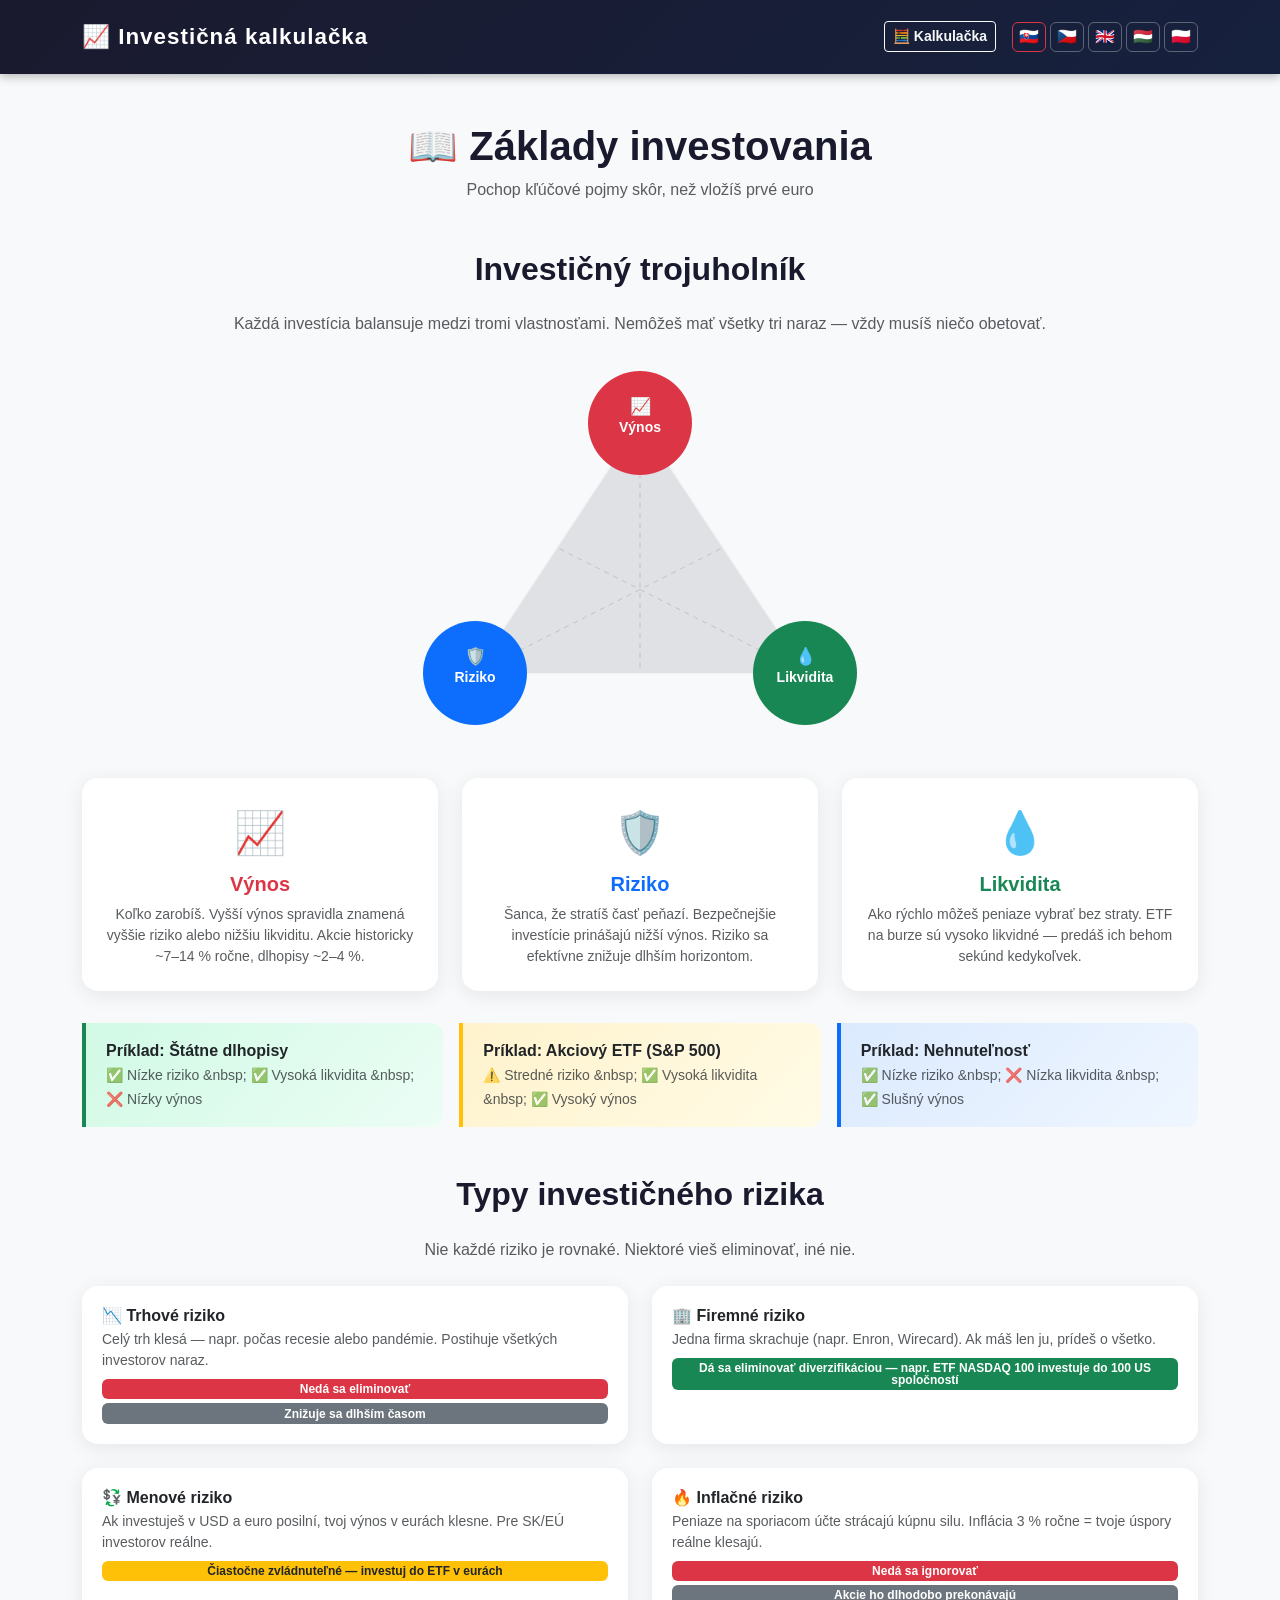
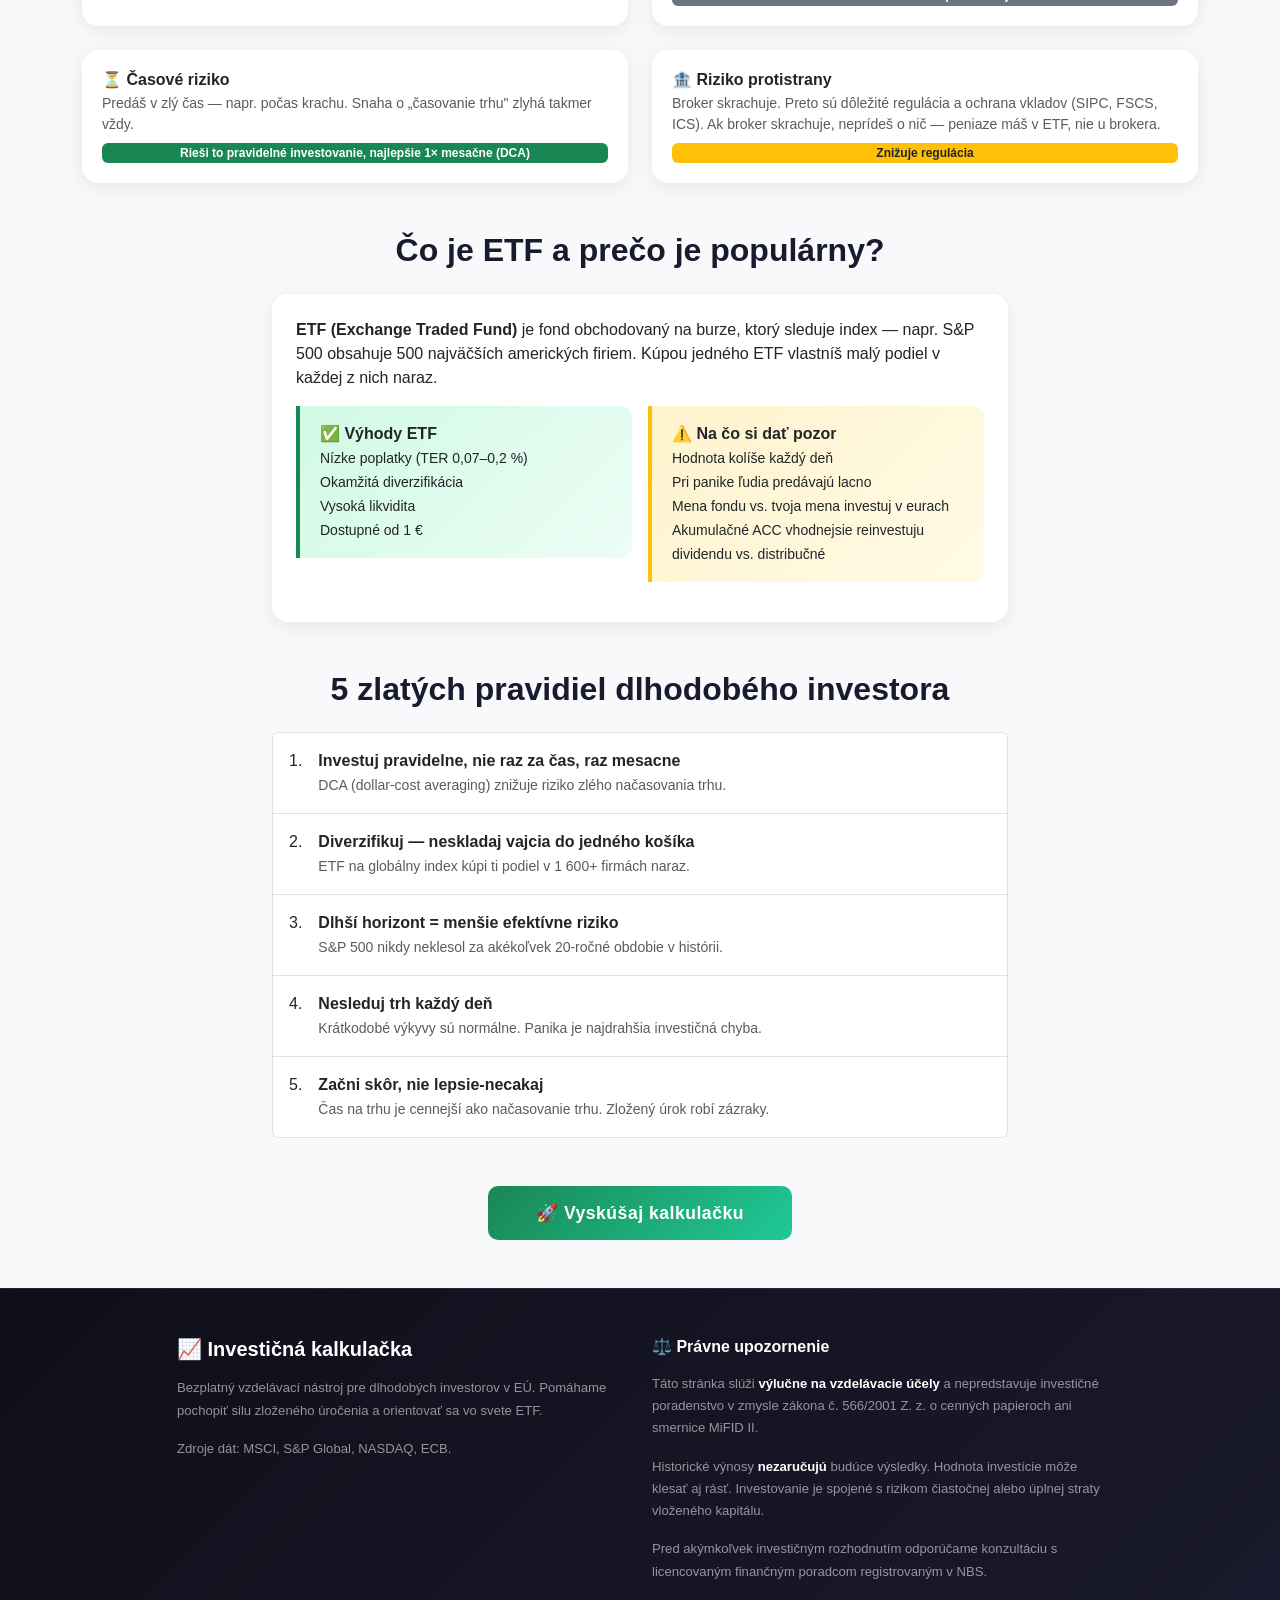
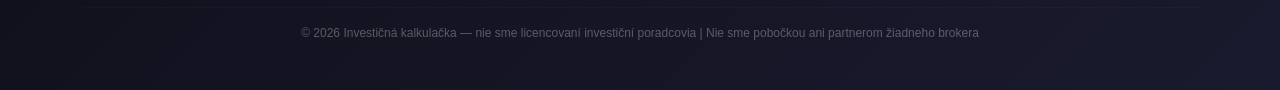
<file: vzdelavanie.html>
<!DOCTYPE html>
<html lang="sk" id="htmlRoot" data-title-key="eduPageTitle">
<head>
    <meta charset="UTF-8">
    <meta name="viewport" content="width=device-width, initial-scale=1.0">
    <title>Základy investovania – Investičná kalkulačka</title>
    <meta name="description"
          content="Základy investovania zrozumiteľne: investičný trojuholník, typy investičného rizika, čo sú ETF a 5 zlatých pravidiel dlhodobého investora.">
    <link rel="icon" href="data:image/svg+xml,<svg xmlns='http://www.w3.org/2000/svg' viewBox='0 0 100 100'><text y='.9em' font-size='90'>📈</text></svg>">
    <!-- Bootstrap z CDN; pri zmene verzie vymeniť aj integrity -->
    <link rel="preconnect" href="https://cdn.jsdelivr.net" crossorigin>
    <link href="https://cdn.jsdelivr.net/npm/bootstrap@5.3.0/dist/css/bootstrap.min.css" rel="stylesheet"
          integrity="sha384-9ndCyUaIbzAi2FUVXJi0CjmCapSmO7SnpJef0486qhLnuZ2cdeRhO02iuK6FUUVM"
          crossorigin="anonymous">
    <link rel="stylesheet" href="css/style.css">
    <style>
        .triangle-wrap {
            display: flex;
            justify-content: center;
            margin: 2rem 0 2.5rem;
        }
        .triangle-wrap svg {
            max-width: 100%;
            height: auto;
        }
        .risk-card {
            border: none;
            border-radius: 16px;
            box-shadow: 0 4px 20px rgba(0,0,0,0.08);
            height: 100%;
            transition: transform 0.2s;
            padding: 1.25rem;
        }
        .risk-card:hover { transform: translateY(-3px); }
        .risk-card .badge { white-space: normal; text-align: center; }
        .pillar-card {
            border: none;
            border-radius: 16px;
            box-shadow: 0 4px 20px rgba(0,0,0,0.08);
            height: 100%;
            transition: transform 0.2s;
        }
        .pillar-card:hover { transform: translateY(-3px); }
        .pillar-icon { font-size: 2.6rem; }
        .section-title {
            font-weight: 800;
            color: #1a1a2e;
            margin-bottom: 1.5rem;
        }
        .tip-box {
            background: linear-gradient(135deg, #d1fae5, #ecfdf5);
            border-left: 4px solid #198754;
            border-radius: 0 12px 12px 0;
            padding: 1rem 1.25rem;
        }
        .warn-box {
            background: linear-gradient(135deg, #fff3cd, #fffbe6);
            border-left: 4px solid #ffc107;
            border-radius: 0 12px 12px 0;
            padding: 1rem 1.25rem;
        }
        .info-box {
            background: linear-gradient(135deg, #dbeafe, #eff6ff);
            border-left: 4px solid #0d6efd;
            border-radius: 0 12px 12px 0;
            padding: 1rem 1.25rem;
        }
    </style>
    <script defer src="https://cloud.umami.is/script.js" data-website-id="a7a9dc1a-0ee0-482f-becc-7dc8a5ba9d4b"></script>
</head>
<body class="bg-light">

<nav class="navbar navbar-expand-md navbar-dark bg-dark">
    <div class="container">
        <a class="navbar-brand fw-bold text-decoration-none" href="index.html" data-i18n="navBrand">📈 Investičná kalkulačka</a>
        <button class="navbar-toggler" type="button" data-bs-toggle="collapse" data-bs-target="#navMain" aria-controls="navMain" aria-expanded="false" aria-label="Menu">
            <span class="navbar-toggler-icon"></span>
        </button>
        <div class="collapse navbar-collapse" id="navMain">
            <div class="d-flex flex-wrap align-items-center gap-2 ms-md-auto mt-3 mt-md-0">
                <a href="index.html" class="btn btn-outline-light btn-sm fw-semibold" data-i18n="navCalc">🧮 Kalkulačka</a>
                <div class="d-flex gap-1 ms-md-2">
                    <button class="btn btn-sm lang-btn" data-lang="sk" onclick="setLang('sk')">🇸🇰</button>
                    <button class="btn btn-sm lang-btn" data-lang="cz" onclick="setLang('cz')">🇨🇿</button>
                    <button class="btn btn-sm lang-btn" data-lang="en" onclick="setLang('en')">🇬🇧</button>
                    <button class="btn btn-sm lang-btn" data-lang="hu" onclick="setLang('hu')">🇭🇺</button>
                    <button class="btn btn-sm lang-btn" data-lang="pl" onclick="setLang('pl')">🇵🇱</button>
                </div>
            </div>
        </div>
    </div>
</nav>

<main class="container my-5">

    <h1 class="text-center mb-2" data-i18n="eduH1">📖 Základy investovania</h1>
    <p class="text-center text-muted mb-5" data-i18n="eduSubtitle">Pochop kľúčové pojmy skôr, než vložíš prvé euro</p>

    <!-- INVESTIČNÝ TROJUHOLNÍK -->
    <section class="mb-5">
        <h2 class="section-title text-center" data-i18n="triH2">Investičný trojuholník</h2>
        <p class="text-center text-muted mb-4" data-i18n="triIntro">
            Každá investícia balansuje medzi tromi vlastnosťami. Nemôžeš mať všetky tri naraz —
            vždy musíš niečo obetovať.
        </p>

        <div class="triangle-wrap">
            <svg width="440" height="370" viewBox="0 0 440 370" xmlns="http://www.w3.org/2000/svg">
                <!-- Triangle fill -->
                <polygon points="220,55 385,305 55,305"
                         fill="#1a1a2e" opacity="0.10"
                         stroke="#1a1a2e" stroke-width="2.5" stroke-opacity="0.25"/>
                <!-- Dashed center lines -->
                <line x1="220" y1="55"  x2="220" y2="305" stroke="#1a1a2e" stroke-width="1" stroke-dasharray="5,5" opacity="0.15"/>
                <line x1="55"  y1="305" x2="302" y2="180" stroke="#1a1a2e" stroke-width="1" stroke-dasharray="5,5" opacity="0.15"/>
                <line x1="385" y1="305" x2="138" y2="180" stroke="#1a1a2e" stroke-width="1" stroke-dasharray="5,5" opacity="0.15"/>
<!-- Circles -->
                <circle cx="220" cy="55"  r="52" fill="#dc3545"/>
                <circle cx="385" cy="305" r="52" fill="#198754"/>
                <circle cx="55"  cy="305" r="52" fill="#0d6efd"/>
                <!-- Top: Výnos -->
                <text x="220" y="44"  text-anchor="middle" fill="#fff" font-size="17" font-family="Segoe UI,sans-serif">📈</text>
                <text x="220" y="64"  text-anchor="middle" fill="#fff" font-size="14" font-weight="bold" font-family="Segoe UI,sans-serif" data-i18n="triVynos">Výnos</text>
                <!-- Bottom-right: Likvidita -->
                <text x="385" y="294" text-anchor="middle" fill="#fff" font-size="17" font-family="Segoe UI,sans-serif">💧</text>
                <text x="385" y="314" text-anchor="middle" fill="#fff" font-size="14" font-weight="bold" font-family="Segoe UI,sans-serif" data-i18n="triLikvidita">Likvidita</text>
                <!-- Bottom-left: Riziko -->
                <text x="55"  y="294" text-anchor="middle" fill="#fff" font-size="17" font-family="Segoe UI,sans-serif">🛡️</text>
                <text x="55"  y="314" text-anchor="middle" fill="#fff" font-size="14" font-weight="bold" font-family="Segoe UI,sans-serif" data-i18n="triRiziko">Riziko</text>
            </svg>
        </div>

        <div class="row g-4 justify-content-center">
            <div class="col-md-4">
                <div class="pillar-card card p-4 text-center">
                    <div class="pillar-icon mb-2">📈</div>
                    <h3 class="h5 fw-bold text-danger mb-2" data-i18n="triVynosTitle">Výnos</h3>
                    <p class="text-muted small mb-0" data-i18n="triVynosDesc">
                        Koľko zarobíš. Vyšší výnos spravidla znamená vyššie riziko
                        alebo nižšiu likviditu. Akcie historicky ~7–14 % ročne, dlhopisy ~2–4 %.
                    </p>
                </div>
            </div>
            <div class="col-md-4">
                <div class="pillar-card card p-4 text-center">
                    <div class="pillar-icon mb-2">🛡️</div>
                    <h3 class="h5 fw-bold text-primary mb-2" data-i18n="triRizikoTitle">Riziko</h3>
                    <p class="text-muted small mb-0" data-i18n="triRizikoDesc">
                        Šanca, že stratíš časť peňazí. Bezpečnejšie investície
                        prinášajú nižší výnos. Riziko sa efektívne znižuje dlhším horizontom.
                    </p>
                </div>
            </div>
            <div class="col-md-4">
                <div class="pillar-card card p-4 text-center">
                    <div class="pillar-icon mb-2">💧</div>
                    <h3 class="h5 fw-bold text-success mb-2" data-i18n="triLikviditaTitle">Likvidita</h3>
                    <p class="text-muted small mb-0" data-i18n="triLikviditaDesc">
                        Ako rýchlo môžeš peniaze vybrať bez straty. ETF na burze sú
                        vysoko likvidné — predáš ich behom sekúnd kedykoľvek.
                    </p>
                </div>
            </div>
        </div>

        <div class="row g-3 mt-3 justify-content-center">
            <div class="col-md-4">
                <div class="tip-box">
                    <strong data-i18n="exDlhopisyTitle">Príklad: Štátne dlhopisy</strong><br>
                    <span class="text-muted small" data-i18n="exDlhopisyText">✅ Nízke riziko &nbsp; ✅ Vysoká likvidita &nbsp; ❌ Nízky výnos</span>
                </div>
            </div>
            <div class="col-md-4">
                <div class="warn-box">
                    <strong data-i18n="exSP500Title">Príklad: Akciový ETF (S&amp;P 500)</strong><br>
                    <span class="text-muted small" data-i18n="exSP500Text">⚠️ Stredné riziko &nbsp; ✅ Vysoká likvidita &nbsp; ✅ Vysoký výnos</span>
                </div>
            </div>
            <div class="col-md-4">
                <div class="info-box">
                    <strong data-i18n="exNehnutoTitle">Príklad: Nehnuteľnosť</strong><br>
                    <span class="text-muted small" data-i18n="exNehnutoText">✅ Nízke riziko &nbsp; ❌ Nízka likvidita &nbsp; ✅ Slušný výnos</span>
                </div>
            </div>
        </div>
    </section>

    <!-- TYPY RIZIKA -->
    <section class="mb-5">
        <h2 class="section-title text-center" data-i18n="riskH2">Typy investičného rizika</h2>
        <p class="text-center text-muted mb-4" data-i18n="riskIntro">
            Nie každé riziko je rovnaké. Niektoré vieš eliminovať, iné nie.
        </p>

        <div class="row g-4">
            <div class="col-md-6">
                <div class="risk-card card">
                    <h3 class="h6 fw-bold mb-1" data-i18n="riskMarketTitle">📉 Trhové riziko</h3>
                    <p class="text-muted small mb-2" data-i18n="riskMarketDesc">Celý trh klesá — napr. počas recesie alebo pandémie. Postihuje všetkých investorov naraz.</p>
                    <span class="badge bg-danger d-block mb-1" data-i18n="riskMarketBadge1">Nedá sa eliminovať</span>
                    <span class="badge bg-secondary d-block" data-i18n="riskMarketBadge2">Znižuje sa dlhším časom</span>
                </div>
            </div>
            <div class="col-md-6">
                <div class="risk-card card">
                    <h3 class="h6 fw-bold mb-1" data-i18n="riskCompanyTitle">🏢 Firemné riziko</h3>
                    <p class="text-muted small mb-2" data-i18n="riskCompanyDesc">Jedna firma skrachuje (napr. Enron, Wirecard). Ak máš len ju, prídeš o všetko.</p>
                    <span class="badge bg-success d-block" data-i18n="riskCompanyBadge1">Dá sa eliminovať diverzifikáciou — napr. ETF NASDAQ 100 investuje do 100 US spoločností</span>
                </div>
            </div>
            <div class="col-md-6">
                <div class="risk-card card">
                    <h3 class="h6 fw-bold mb-1" data-i18n="riskCurrencyTitle">💱 Menové riziko</h3>
                    <p class="text-muted small mb-2" data-i18n="riskCurrencyDesc">Ak investuješ v USD a euro posilní, tvoj výnos v eurách klesne. Pre SK/EÚ investorov reálne.</p>
                    <span class="badge bg-warning text-dark d-block" data-i18n="riskCurrencyBadge1">Čiastočne zvládnuteľné — investuj do ETF v eurách</span>
                </div>
            </div>
            <div class="col-md-6">
                <div class="risk-card card">
                    <h3 class="h6 fw-bold mb-1" data-i18n="riskInflationTitle">🔥 Inflačné riziko</h3>
                    <p class="text-muted small mb-2" data-i18n="riskInflationDesc">Peniaze na sporiacom účte strácajú kúpnu silu. Inflácia 3 % ročne = tvoje úspory reálne klesajú.</p>
                    <span class="badge bg-danger d-block mb-1" data-i18n="riskInflationBadge1">Nedá sa ignorovať</span>
                    <span class="badge bg-secondary d-block" data-i18n="riskInflationBadge2">Akcie ho dlhodobo prekonávajú</span>
                </div>
            </div>
            <div class="col-md-6">
                <div class="risk-card card">
                    <h3 class="h6 fw-bold mb-1" data-i18n="riskTimingTitle">⏳ Časové riziko</h3>
                    <p class="text-muted small mb-2" data-i18n="riskTimingDesc">Predáš v zlý čas — napr. počas krachu. Snaha o „časovanie trhu" zlyhá takmer vždy.</p>
                    <span class="badge bg-success d-block" data-i18n="riskTimingBadge1">Rieši to pravidelné investovanie, najlepšie 1× mesačne (DCA)</span>
                </div>
            </div>
            <div class="col-md-6">
                <div class="risk-card card">
                    <h3 class="h6 fw-bold mb-1" data-i18n="riskCounterTitle">🏦 Riziko protistrany</h3>
                    <p class="text-muted small mb-2" data-i18n="riskCounterDesc">Broker skrachuje. Preto sú dôležité regulácia a ochrana vkladov (SIPC, FSCS, ICS). Ak broker skrachuje, neprídeš o nič — peniaze máš v ETF, nie u brokera.</p>
                    <span class="badge bg-warning text-dark d-block" data-i18n="riskCounterBadge1">Znižuje regulácia</span>
                </div>
            </div>
        </div>
    </section>

    <!-- ČO JE ETF -->
    <section class="mb-5">
        <h2 class="section-title text-center" data-i18n="etfH2">Čo je ETF a prečo je populárny?</h2>
        <div class="row justify-content-center">
            <div class="col-md-8">
                <div class="card pillar-card p-4 mb-3">
                    <p class="mb-3" data-i18n-html="etfDesc">
                        <strong>ETF (Exchange Traded Fund)</strong> je fond obchodovaný na burze, ktorý sleduje
                        index — napr. S&amp;P 500 obsahuje 500 najväčších amerických firiem.
                        Kúpou jedného ETF vlastníš malý podiel v každej z nich naraz.
                    </p>
                    <div class="row g-3">
                        <div class="col-sm-6">
                            <div class="tip-box">
                                <strong data-i18n="etfProsTitle">✅ Výhody ETF</strong><br>
                                <span class="small" data-i18n-html="etfProsContent">Nízke poplatky (TER 0,07–0,2 %)<br>
                                Okamžitá diverzifikácia<br>
                                Vysoká likvidita<br>
                                Dostupné od 1 €</span>
                            </div>
                        </div>
                        <div class="col-sm-6">
                            <div class="warn-box">
                                <strong data-i18n="etfConsTitle">⚠️ Na čo si dať pozor</strong><br>
                                <span class="small" data-i18n-html="etfConsContent">Hodnota kolíše každý deň<br>
                                Pri panike ľudia predávajú lacno<br>
                                Mena fondu vs. tvoja mena investuj v eurach<br>
                                Akumulačné ACC vhodnejsie reinvestuju dividendu vs. distribučné</span>
                            </div>
                        </div>
                    </div>
                </div>
            </div>
        </div>
    </section>

    <!-- ZLATÉ PRAVIDLÁ -->
    <section class="mb-5">
        <h2 class="section-title text-center" data-i18n="rulesH2">5 zlatých pravidiel dlhodobého investora</h2>
        <div class="row justify-content-center">
            <div class="col-md-8">
                <ol class="list-group list-group-numbered">
                    <li class="list-group-item d-flex gap-3 align-items-start py-3">
                        <div>
                            <strong data-i18n="rule1Title">Investuj pravidelne, nie raz za čas, raz mesacne</strong><br>
                            <span class="text-muted small" data-i18n="rule1Desc">DCA (dollar-cost averaging) znižuje riziko zlého načasovania trhu.</span>
                        </div>
                    </li>
                    <li class="list-group-item d-flex gap-3 align-items-start py-3">
                        <div>
                            <strong data-i18n="rule2Title">Diverzifikuj — neskladaj vajcia do jedného košíka</strong><br>
                            <span class="text-muted small" data-i18n="rule2Desc">ETF na globálny index kúpi ti podiel v 1 600+ firmách naraz.</span>
                        </div>
                    </li>
                    <li class="list-group-item d-flex gap-3 align-items-start py-3">
                        <div>
                            <strong data-i18n="rule3Title">Dlhší horizont = menšie efektívne riziko</strong><br>
                            <span class="text-muted small" data-i18n="rule3Desc">S&amp;P 500 nikdy neklesol za akékoľvek 20-ročné obdobie v histórii.</span>
                        </div>
                    </li>
                    <li class="list-group-item d-flex gap-3 align-items-start py-3">
                        <div>
                            <strong data-i18n="rule4Title">Nesleduj trh každý deň</strong><br>
                            <span class="text-muted small" data-i18n="rule4Desc">Krátkodobé výkyvy sú normálne. Panika je najdrahšia investičná chyba.</span>
                        </div>
                    </li>
                    <li class="list-group-item d-flex gap-3 align-items-start py-3">
                        <div>
                            <strong data-i18n="rule5Title">Začni skôr, nie lepsie-necakaj</strong><br>
                            <span class="text-muted small" data-i18n="rule5Desc">Čas na trhu je cennejší ako načasovanie trhu. Zložený úrok robí zázraky.</span>
                        </div>
                    </li>
                </ol>
            </div>
        </div>
    </section>

    <!-- CTA -->
    <div class="text-center mb-5">
        <a href="index.html" class="btn btn-success btn-lg fw-bold px-5" data-i18n="eduCtaBtn">
            🚀 Vyskúšaj kalkulačku
        </a>
    </div>

</main>

<footer class="footer-main mt-5 py-5">
    <div class="container">
        <div class="row mb-4 g-4 justify-content-center">
            <div class="col-md-5">
                <h2 class="h5 fw-bold mb-3 text-white" data-i18n="footerAboutTitle">📈 Investičná kalkulačka</h2>
                <p class="footer-text" data-i18n="footerAboutText">
                    Bezplatný vzdelávací nástroj pre dlhodobých investorov v EÚ.
                    Pomáhame pochopiť silu zloženého úročenia a orientovať sa vo svete ETF.
                </p>
                <p class="footer-text mb-0" data-i18n="footerSources">
                    Zdroje dát: MSCI, S&amp;P Global, NASDAQ, ECB.
                </p>
            </div>

            <div class="col-md-5">
                <h2 class="h6 fw-bold mb-3 text-white" data-i18n="footerLegalTitle">⚖️ Právne upozornenie</h2>
                <p class="footer-text" data-i18n-html="footerLegal1">
                    Táto stránka slúži <strong class="text-white">výlučne na vzdelávacie účely</strong> a nepredstavuje investičné poradenstvo v zmysle zákona č. 566/2001 Z. z. o cenných papieroch ani smernice MiFID II.
                </p>
                <p class="footer-text" data-i18n-html="footerLegal2">
                    Historické výnosy <strong class="text-white">nezaručujú</strong> budúce výsledky. Hodnota investície môže klesať aj rásť. Investovanie je spojené s rizikom čiastočnej alebo úplnej straty vloženého kapitálu.
                </p>
                <p class="footer-text mb-0" data-i18n="footerLegal3">
                    Pred akýmkoľvek investičným rozhodnutím odporúčame konzultáciu s licencovaným finančným poradcom registrovaným v NBS.
                </p>
            </div>
        </div>

        <hr class="footer-divider">

        <p class="footer-copy text-center mb-0" data-i18n="footerCopy">© 2026 Investičná kalkulačka — nie sme licencovaní investiční poradcovia | Nie sme pobočkou ani partnerom žiadneho brokera</p>
    </div>
</footer>

<script src="https://cdn.jsdelivr.net/npm/bootstrap@5.3.0/dist/js/bootstrap.bundle.min.js"
        integrity="sha384-geWF76RCwLtnZ8qwWowPQNguL3RmwHVBC9FhGdlKrxdiJJigb/j/68SIy3Te4Bkz"
        crossorigin="anonymous"></script>
<script src="js/translations.js"></script>
<script src="js/i18n.js"></script>
<script>
  // Titulok stránky v zvolenom jazyku (t() je z i18n.js)
  document.title = t('eduPageTitle')
</script>
</body>
</html>
</file>
<file: css/style.css>
/* Všeobecné */
body {
    font-family: 'Segoe UI', sans-serif;
    background: #f8f9fa;
}

/* Navbar */
.navbar {
    background: linear-gradient(135deg, #1a1a2e, #16213e) !important;
    padding: 15px 0;
    box-shadow: 0 2px 10px rgba(0,0,0,0.3);
}

.navbar-brand {
    font-size: 1.4rem;
    letter-spacing: 1px;
}

/* Nadpis */
h1 {
    font-weight: 800;
    font-size: 2.5rem;
    color: #1a1a2e;
}

/* Karty */
.card {
    border: none;
    border-radius: 16px;
    box-shadow: 0 4px 20px rgba(0,0,0,0.08);
    transition: transform 0.2s;
}

.card:hover {
    transform: translateY(-2px);
}

/* Tlačidlo */
.btn-success {
    background: linear-gradient(135deg, #198754, #20c997);
    border: none;
    padding: 14px;
    border-radius: 10px;
    font-size: 1.1rem;
    letter-spacing: 0.5px;
    transition: all 0.3s;
}

.btn-success:hover {
    transform: translateY(-2px);
    box-shadow: 0 5px 15px rgba(25,135,84,0.4);
}

/* Formulár */
.form-control, .form-select {
    border-radius: 10px;
    border: 2px solid #e9ecef;
    padding: 10px 15px;
    transition: border-color 0.3s;
}

.form-control:focus, .form-select:focus {
    border-color: #198754;
    box-shadow: 0 0 0 3px rgba(25,135,84,0.1);
}

/* Tabuľka */
.table {
    border-radius: 10px;
    overflow: hidden;
}

.table thead th {
    background: linear-gradient(135deg, #1a1a2e, #16213e) !important;
    color: #fff;
}

.table-hover tbody tr:hover {
    background: #f0fff4;
    cursor: pointer;
}

/* ETF tooltip trigger */
.etf-tooltip-trigger {
    cursor: help;
    border-bottom: 1px dashed #198754;
}


/* Alert odporúčanie */
.alert-success {
    background: linear-gradient(135deg, #d1fae5, #ecfdf5);
    border: none;
    border-left: 4px solid #198754;
    border-radius: 12px;
}

/* Broker tabuľka - XTB highlight */
.table-success td {
    background: #f0fff4 !important;
    font-weight: 600;
}

/* Graf */
#graf {
    max-height: 400px;
}

/* Animácia výsledkov */
#vysledky {
    animation: fadeIn 0.5s ease;
}

@keyframes fadeIn {
    from { opacity: 0; transform: translateY(20px); }
    to   { opacity: 1; transform: translateY(0); }
}

/* Custom broker tooltip */
#broker-tooltip {
    display: none;
    position: fixed;
    z-index: 9999;
    max-width: 320px;
    background: #1a1a2e;
    color: #f0f0f0;
    border: 1px solid rgba(255,255,255,0.12);
    border-radius: 10px;
    padding: 12px 14px;
    font-size: 0.82rem;
    line-height: 1.6;
    box-shadow: 0 8px 24px rgba(0,0,0,0.35);
    pointer-events: none;
}

#broker-tooltip strong {
    color: #fff;
}

#broker-tooltip.wide {
    max-width: 480px;
}

/* Dotykove zariadenia — tooltip ukotveny naspodku obrazovky (poloha nezavisi od kurzora) */
#broker-tooltip.tip-touch {
    left: 12px !important;
    right: 12px !important;
    top: auto !important;
    bottom: 16px !important;
    max-width: none;
    width: auto;
}

@media (max-width: 576px) {
    #broker-tooltip.wide {
        left: 8px !important;
        right: 8px !important;
        top: auto !important;
        bottom: 16px !important;
        max-width: calc(100vw - 16px);
        width: calc(100vw - 16px);
    }
}

.broker-tip {
    cursor: help;
    border-bottom: 1px dashed #aaa;
}

/* Mobile */
@media (max-width: 768px) {
    h1 { font-size: 1.8rem; }
    .table { font-size: 0.85rem; }
    .hide-mobile { display: none; }
}
/* Footer */
.footer-main {
    background: linear-gradient(135deg, #0f0f1a, #1a1a2e);
    border-top: 1px solid rgba(255,255,255,0.07);
}

.footer-text {
    color: rgba(255,255,255,0.55);
    font-size: 0.82rem;
    line-height: 1.7;
}

.footer-links {
    font-size: 0.85rem;
}

.footer-links a {
    color: rgba(255,255,255,0.55);
    text-decoration: none;
    transition: color 0.2s;
    display: inline-block;
    margin-bottom: 4px;
}

.footer-links a:hover {
    color: #fff;
}

.footer-divider {
    border-color: rgba(255,255,255,0.08);
    margin: 1.5rem 0 1rem;
}

.footer-copy {
    color: rgba(255,255,255,0.3);
    font-size: 0.75rem;
}

/* Language switcher */
.lang-btn {
  padding: 2px 6px;
  font-size: 1rem;
  background: transparent;
  border: 1px solid rgba(255,255,255,0.3);
  border-radius: 6px;
  color: #fff;
  transition: color 0.2s, border-color 0.2s;
}
.lang-btn:hover { border-color: rgba(255,255,255,0.8); }
.lang-btn.active { color: #dc3545; border-color: #dc3545; }
/* Zelené sumy v zelených riadkoch brokerov: tmavší odtieň kvôli kontrastu */
.table-success td.text-success {
    color: #146c43 !important;
}
</file>
